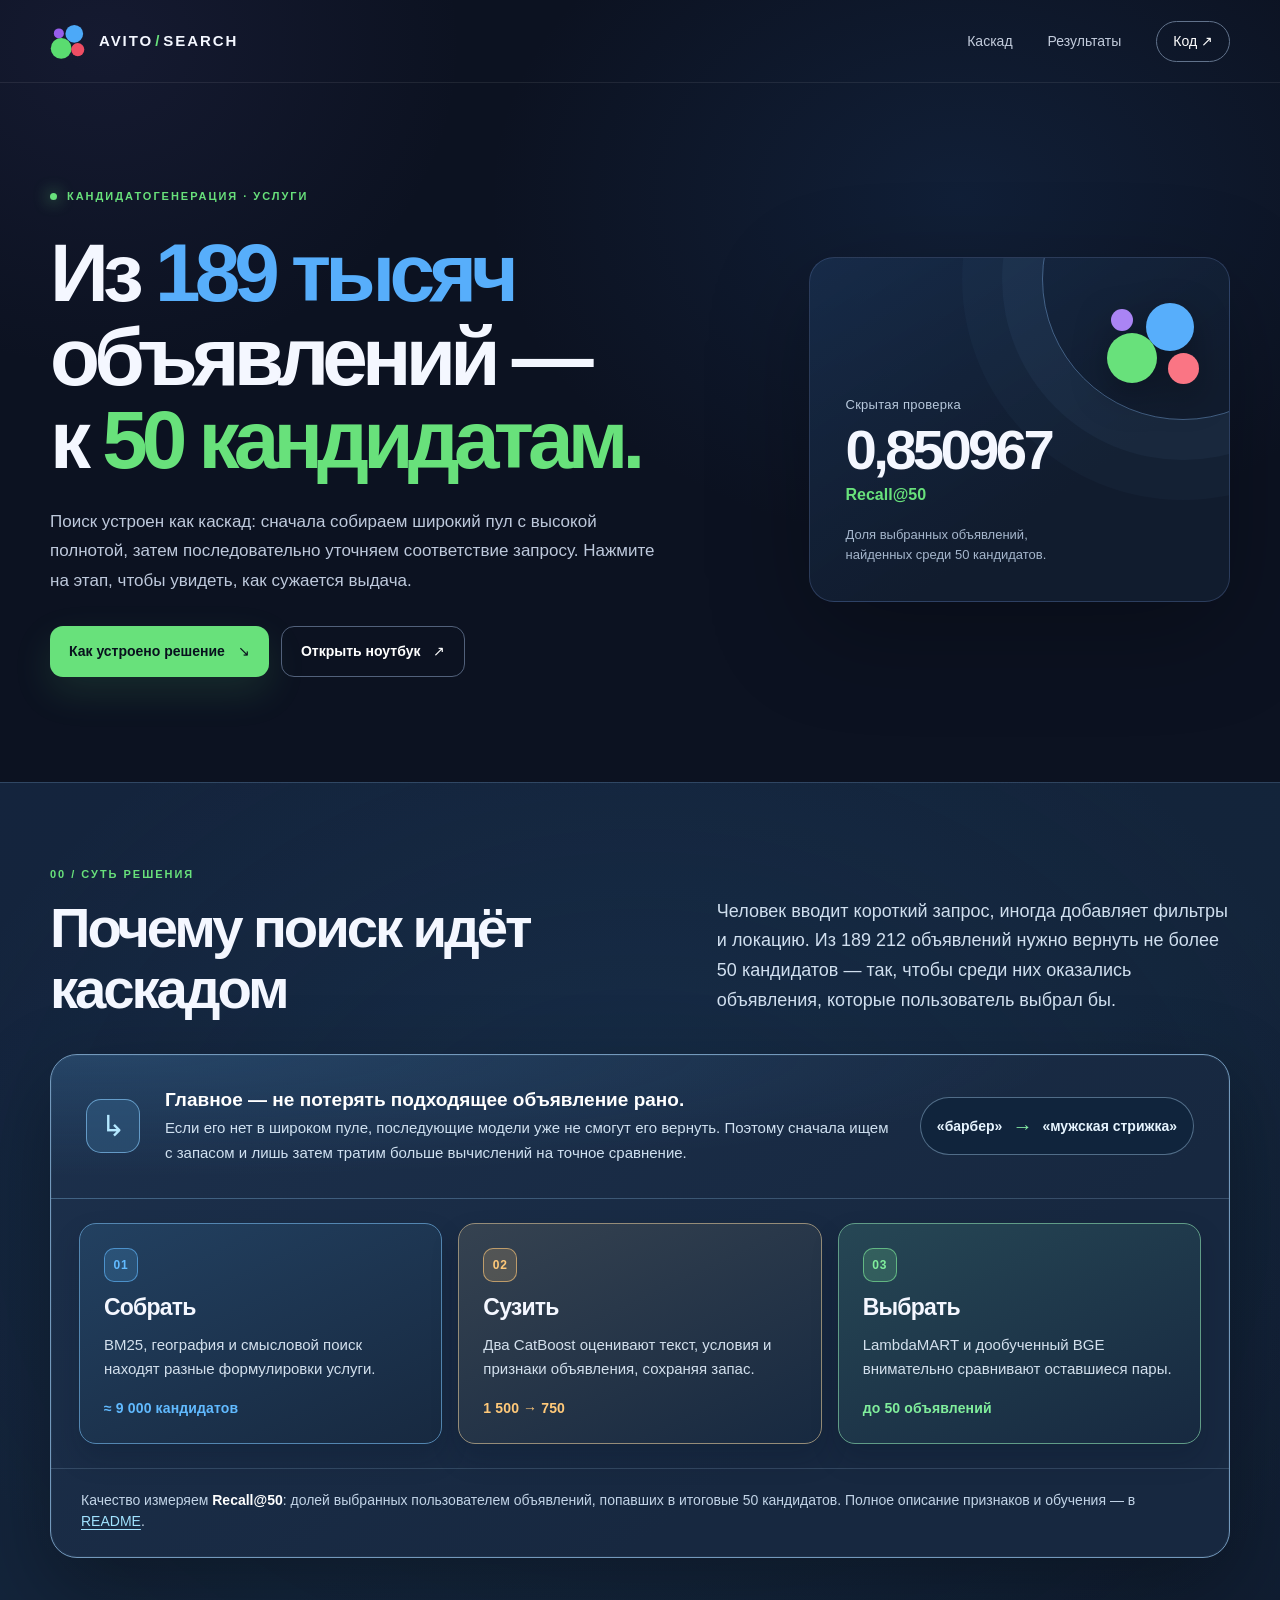
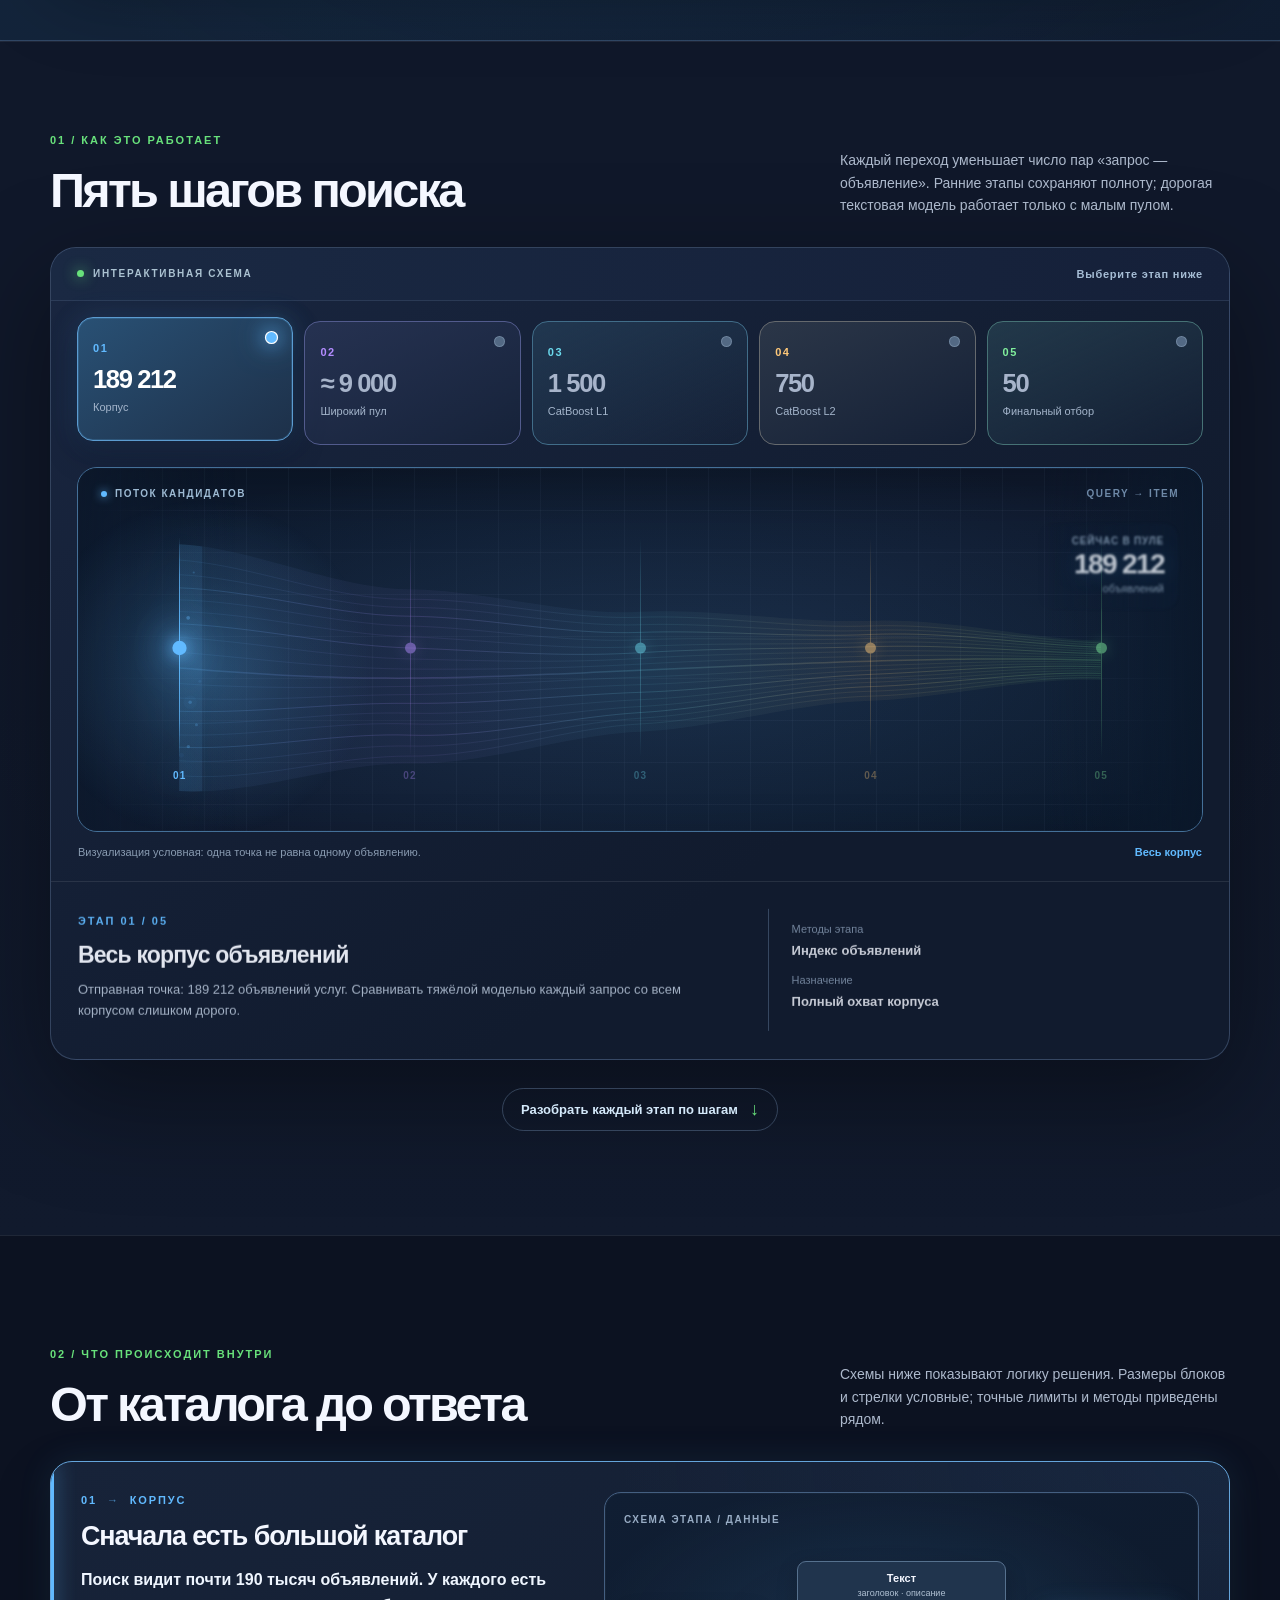
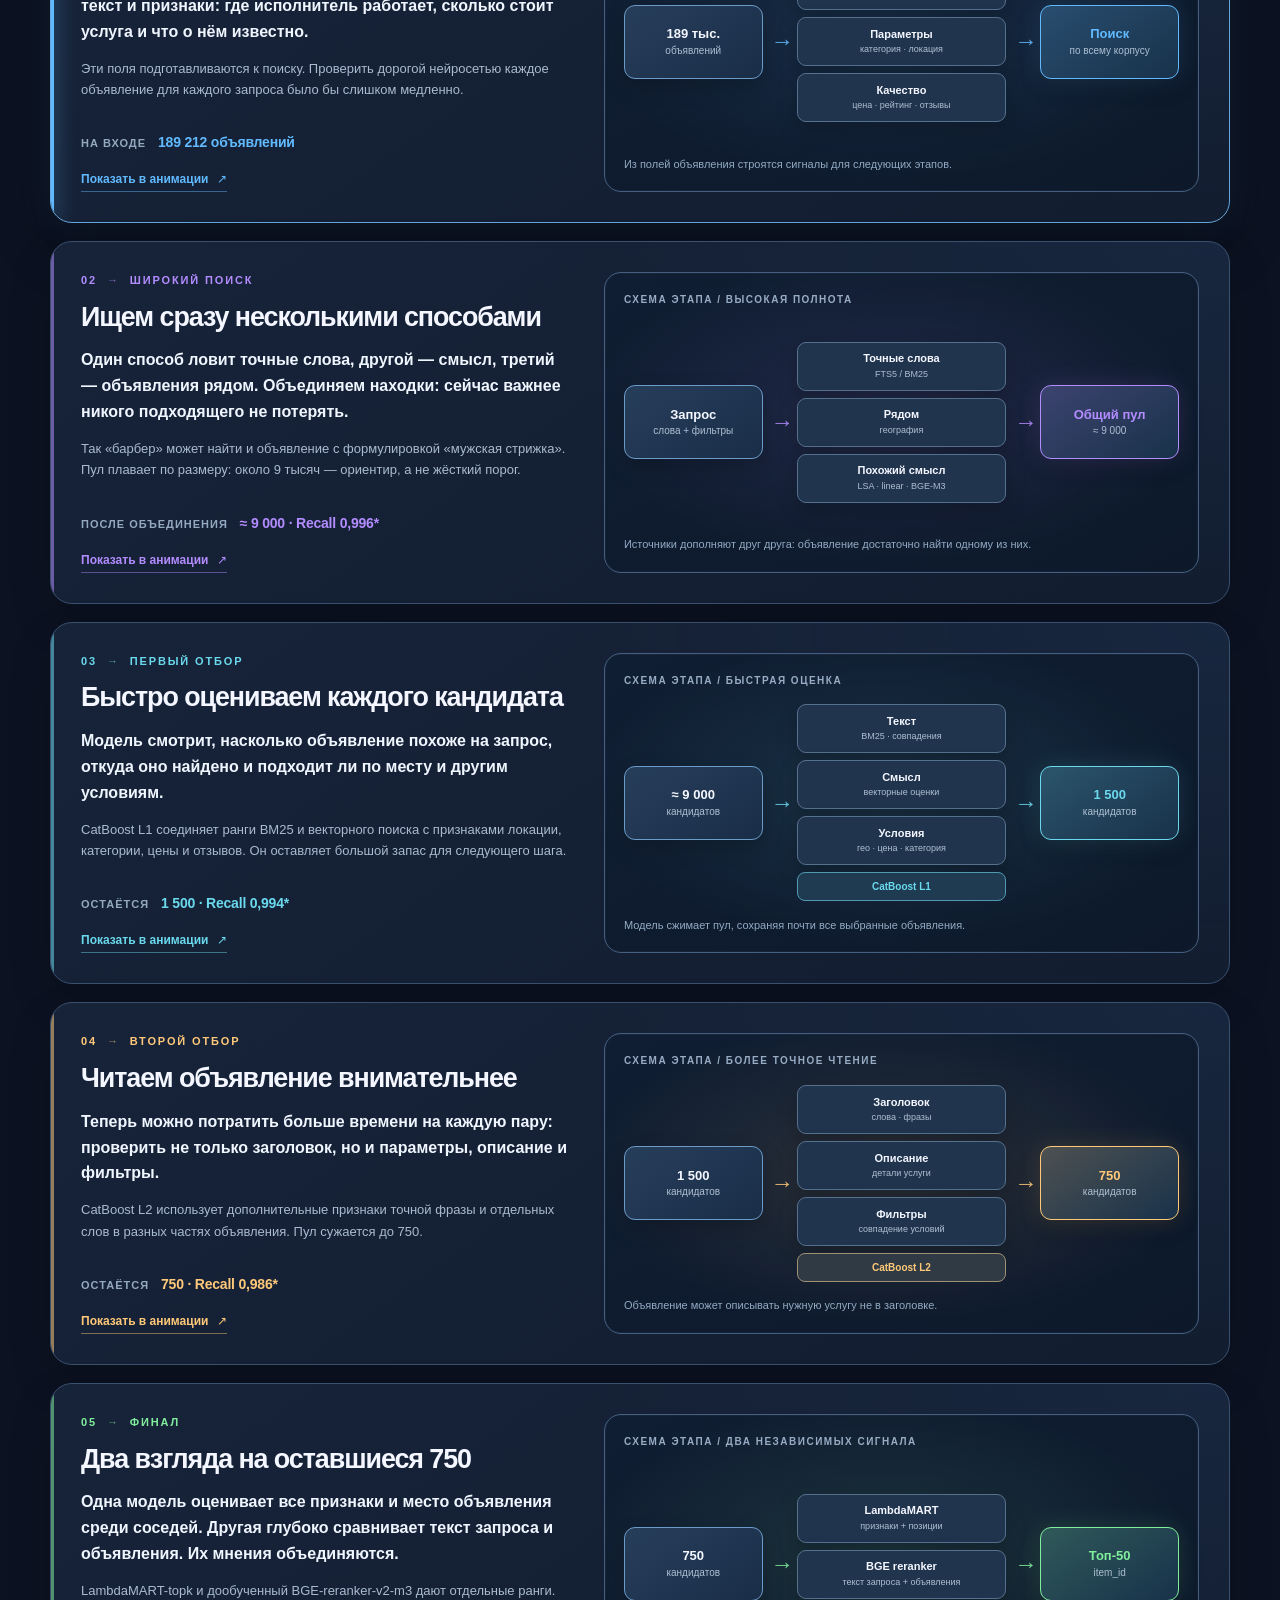
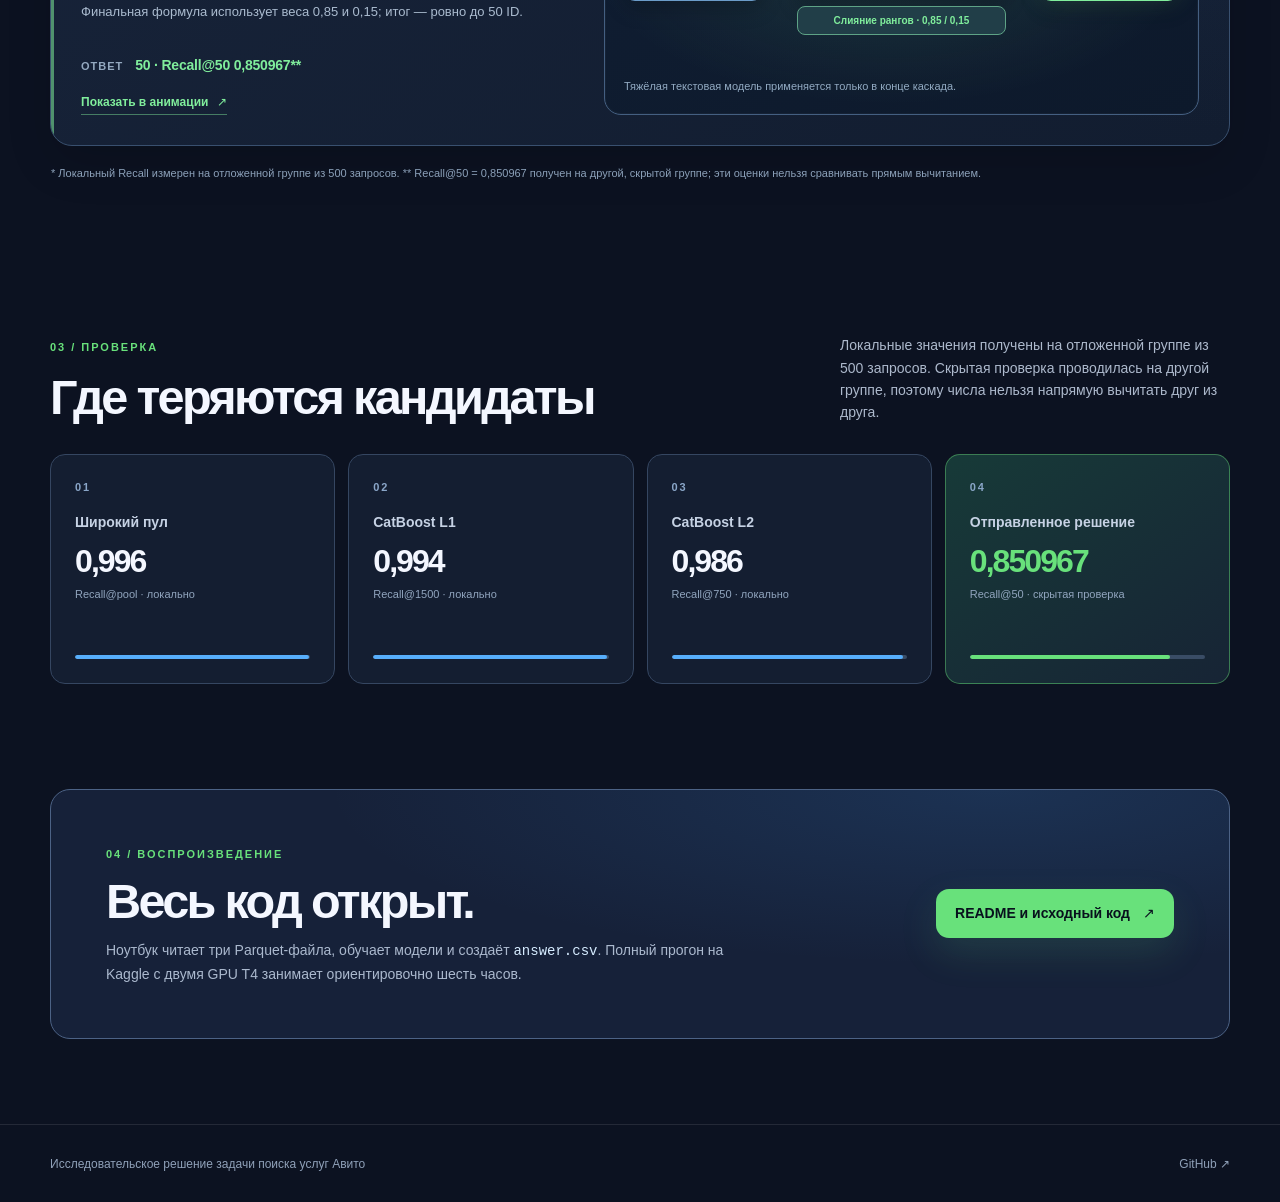
<file: index.html>
<!doctype html>
<html lang="ru">
<head>
  <meta charset="utf-8">
  <meta name="viewport" content="width=device-width, initial-scale=1">
  <meta http-equiv="refresh" content="0; url=docs/">
  <link rel="canonical" href="https://zaplatinartur.github.io/Avito_DS_Testovoe/docs/">
  <title>Поиск кандидатов для услуг Авито</title>
</head>
<body>
  <p>Открыть <a href="docs/">интерактивную схему каскада поиска</a>.</p>
</body>
</html>
</file>
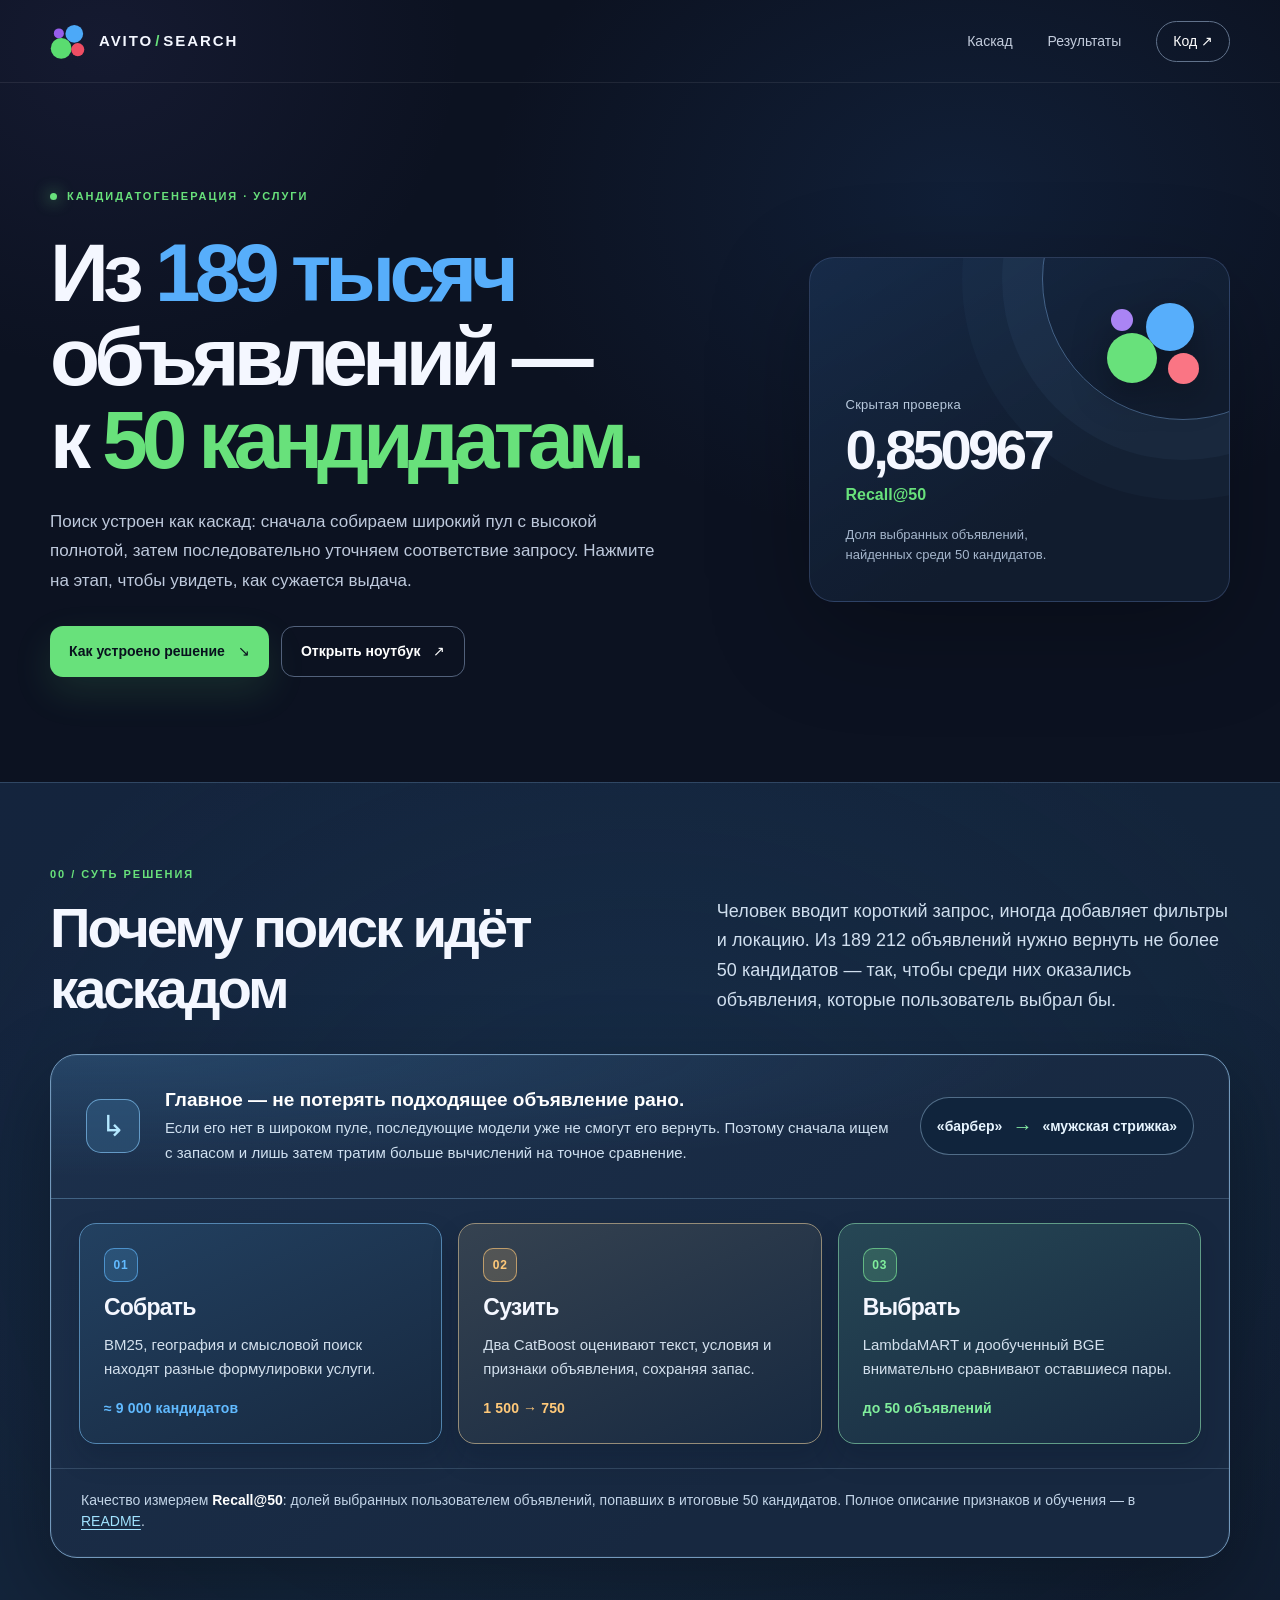
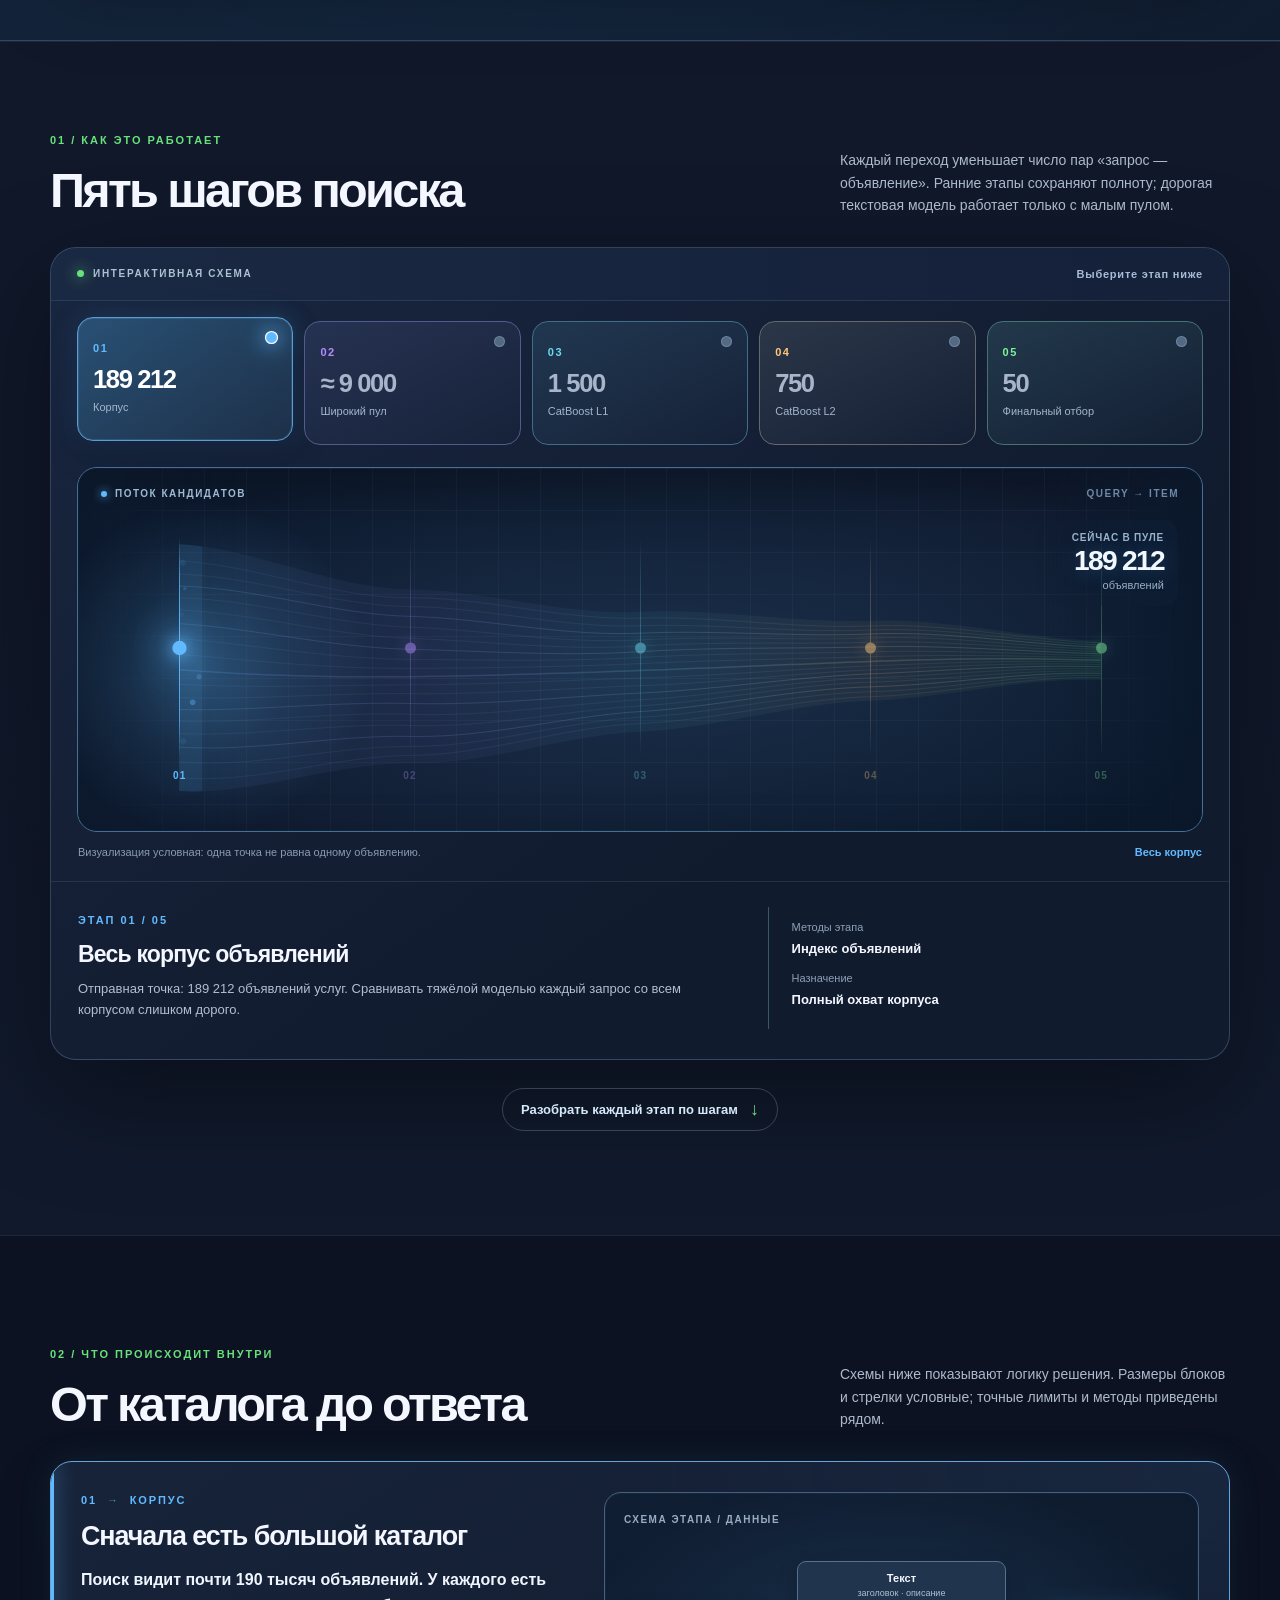
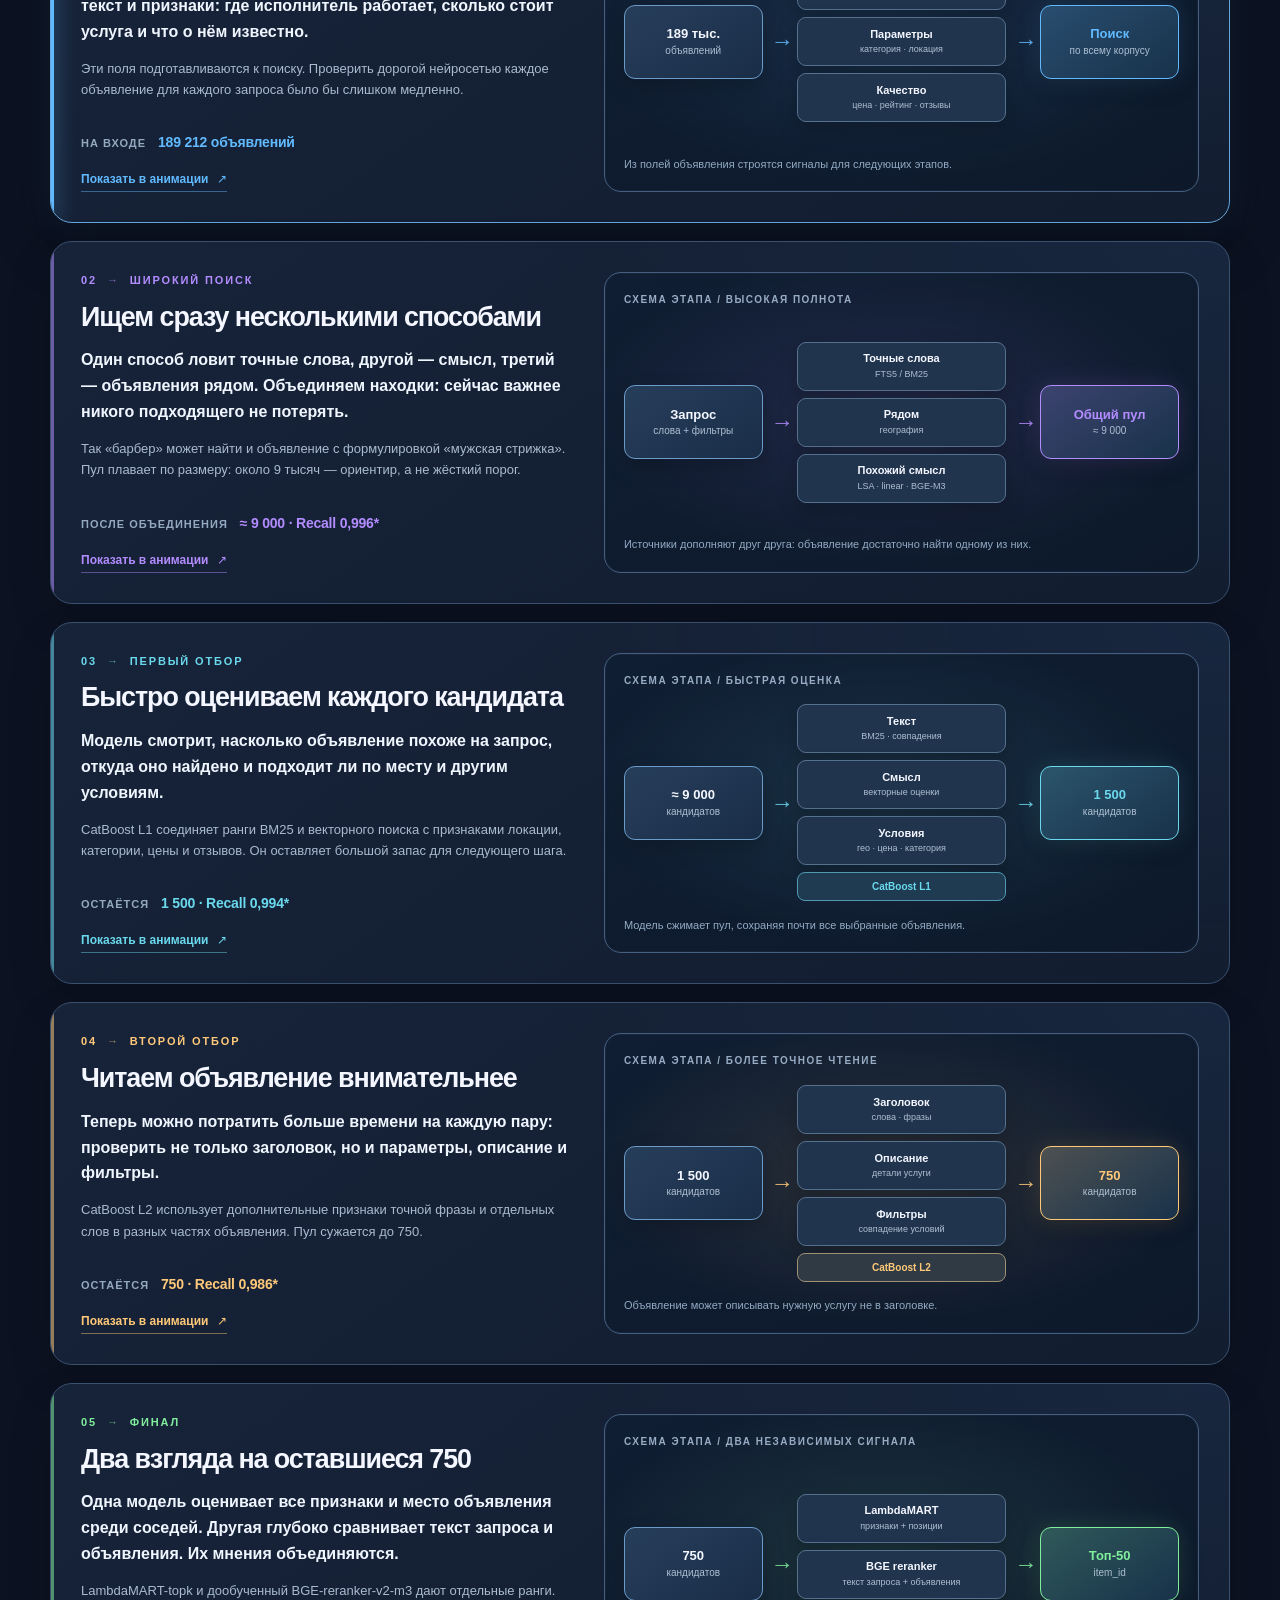
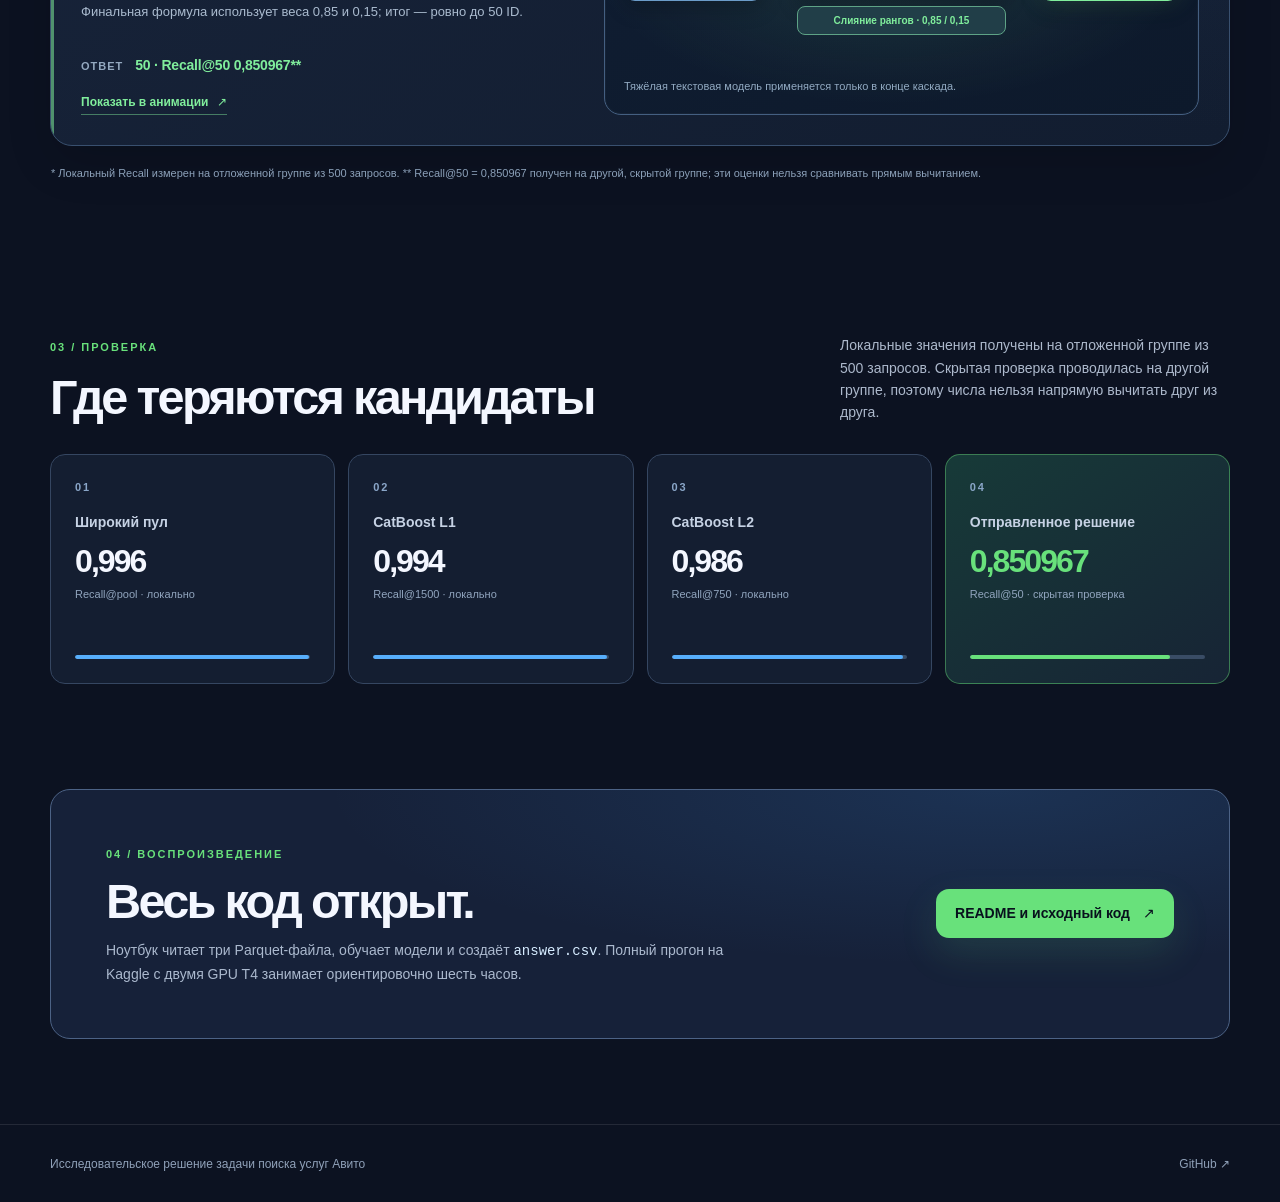
<file: docs/index.html>
<!doctype html>
<html lang="ru">
<head>
  <meta charset="utf-8">
  <meta name="viewport" content="width=device-width, initial-scale=1">
  <meta name="theme-color" content="#0c1221">
  <meta name="description" content="Интерактивная схема каскада поиска кандидатов для услуг Авито: от 189 тысяч объявлений до 50 результатов.">
  <title>Поиск кандидатов для услуг Авито — интерактивный каскад</title>
  <link rel="icon" href="avito-mark.svg" type="image/svg+xml">
  <link rel="stylesheet" href="style.css?v=approach-readable-2">
  <script defer src="app.js?v=stage-colors-2"></script>
</head>
<body>
  <a class="skip-link" href="#pipeline">К каскаду</a>
  <header class="site-header">
    <div class="shell header-inner">
      <a class="brand" href="#top" aria-label="На начало страницы">
        <img src="avito-mark.svg" width="37" height="37" alt="">
        <span>AVITO<span class="brand-dot">/</span>SEARCH</span>
      </a>
      <nav aria-label="Навигация">
        <a href="#pipeline">Каскад</a>
        <a href="#results">Результаты</a>
        <a class="nav-repo" href="https://github.com/ZaplatinArtur/Avito_DS_Testovoe">Код <span aria-hidden="true">↗</span></a>
      </nav>
    </div>
  </header>

  <main id="top">
    <section class="hero shell" aria-labelledby="hero-title">
      <div class="hero-copy">
        <span class="eyebrow"><span class="eyebrow-mark"></span> Кандидатогенерация · услуги</span>
        <h1 id="hero-title">Из <em>189 тысяч</em><br>объявлений —<br>к <em>50 кандидатам.</em></h1>
        <p class="hero-lead">Поиск устроен как каскад: сначала собираем широкий пул с высокой полнотой, затем последовательно уточняем соответствие запросу. Нажмите на этап, чтобы увидеть, как сужается выдача.</p>
        <div class="hero-actions">
          <a class="button button-primary" href="#approach">Как устроено решение <span aria-hidden="true">↘</span></a>
          <a class="button button-secondary" href="https://github.com/ZaplatinArtur/Avito_DS_Testovoe/blob/main/avito_reproduce_0850967_kaggle.ipynb">Открыть ноутбук <span aria-hidden="true">↗</span></a>
        </div>
      </div>
      <aside class="hero-metric" aria-label="Результат на скрытой проверке">
        <div class="metric-orbit" aria-hidden="true"><i></i><i></i><i></i><i></i></div>
        <span class="metric-label">Скрытая проверка</span>
        <strong>0,850967</strong>
        <span class="metric-name">Recall@50</span>
        <p>Доля выбранных объявлений, найденных среди 50 кандидатов.</p>
      </aside>
    </section>

    <section id="approach" class="approach-section" aria-labelledby="approach-title">
      <div class="shell">
      <div class="approach-heading">
        <div>
          <span class="section-kicker">00 / Суть решения</span>
          <h2 id="approach-title">Почему поиск идёт каскадом</h2>
        </div>
        <p>Человек вводит короткий запрос, иногда добавляет фильтры и локацию. Из 189 212 объявлений нужно вернуть не более 50 кандидатов — так, чтобы среди них оказались объявления, которые пользователь выбрал бы.</p>
      </div>
      <div class="approach-panel">
        <div class="approach-principle">
          <span class="approach-mark" aria-hidden="true">↳</span>
          <p><strong>Главное — не потерять подходящее объявление рано.</strong> Если его нет в широком пуле, последующие модели уже не смогут его вернуть. Поэтому сначала ищем с запасом и лишь затем тратим больше вычислений на точное сравнение.</p>
          <span class="approach-example"><span>«барбер»</span><i aria-hidden="true">→</i><span>«мужская стрижка»</span></span>
        </div>
        <div class="approach-path" aria-label="Три части каскада: собрать широкий пул, осторожно сузить его и выбрать 50 кандидатов">
          <div><span class="approach-path-number">01</span><strong>Собрать</strong><p>BM25, география и смысловой поиск находят разные формулировки услуги.</p><small>≈ 9 000 кандидатов</small></div>
          <div><span class="approach-path-number">02</span><strong>Сузить</strong><p>Два CatBoost оценивают текст, условия и признаки объявления, сохраняя запас.</p><small>1 500 → 750</small></div>
          <div><span class="approach-path-number">03</span><strong>Выбрать</strong><p>LambdaMART и дообученный BGE внимательно сравнивают оставшиеся пары.</p><small>до 50 объявлений</small></div>
        </div>
        <p class="approach-metric">Качество измеряем <strong>Recall@50</strong>: долей выбранных пользователем объявлений, попавших в итоговые 50 кандидатов. Полное описание признаков и обучения — в <a href="https://github.com/ZaplatinArtur/Avito_DS_Testovoe#идея-каскада">README</a>.</p>
      </div>
      </div>
    </section>

    <section id="pipeline" class="pipeline-section" aria-labelledby="pipeline-title">
      <div class="shell">
        <div class="section-heading">
          <div><span class="section-kicker">01 / Как это работает</span><h2 id="pipeline-title">Пять шагов поиска</h2></div>
          <p>Каждый переход уменьшает число пар «запрос — объявление». Ранние этапы сохраняют полноту; дорогая текстовая модель работает только с малым пулом.</p>
        </div>

        <div class="pipeline-card">
          <div class="pipeline-topline">
            <span class="live-indicator"><span></span> ИНТЕРАКТИВНАЯ СХЕМА</span>
            <span class="pipeline-hint">Выберите этап ниже</span>
          </div>

          <div class="steps" role="group" aria-label="Этапы каскада">
            <button class="step is-active" data-stage="0" type="button" aria-pressed="true"><span class="step-index">01</span><span class="step-count">189 212</span><span class="step-name">Корпус</span></button>
            <button class="step" data-stage="1" type="button" aria-pressed="false"><span class="step-index">02</span><span class="step-count">≈ 9 000</span><span class="step-name">Широкий пул</span></button>
            <button class="step" data-stage="2" type="button" aria-pressed="false"><span class="step-index">03</span><span class="step-count">1 500</span><span class="step-name">CatBoost L1</span></button>
            <button class="step" data-stage="3" type="button" aria-pressed="false"><span class="step-index">04</span><span class="step-count">750</span><span class="step-name">CatBoost L2</span></button>
            <button class="step" data-stage="4" type="button" aria-pressed="false"><span class="step-index">05</span><span class="step-count">50</span><span class="step-name">Финальный отбор</span></button>
          </div>

          <div class="flow-area" id="flowArea" aria-hidden="true">
            <div class="flow-grid"></div>
            <canvas id="flowCanvas"></canvas>
            <div class="flow-gates">
              <span class="flow-gate is-active" data-gate="0"><i>01</i></span>
              <span class="flow-gate" data-gate="1"><i>02</i></span>
              <span class="flow-gate" data-gate="2"><i>03</i></span>
              <span class="flow-gate" data-gate="3"><i>04</i></span>
              <span class="flow-gate" data-gate="4"><i>05</i></span>
            </div>
            <div class="flow-topline"><span><span class="flow-topline-dot"></span> ПОТОК КАНДИДАТОВ</span><span>QUERY → ITEM</span></div>
            <div class="flow-readout"><span>Сейчас в пуле</span><strong id="coreCount">189 212</strong><small id="coreLabel">объявлений</small></div>
          </div>
          <div class="flow-caption"><span>Визуализация условная: одна точка не равна одному объявлению.</span><span id="stageFraction">Весь корпус</span></div>

          <div class="stage-detail" aria-live="polite">
            <div class="detail-main"><span id="detailNumber" class="detail-number">ЭТАП 01 / 05</span><h3 id="detailTitle">Весь корпус объявлений</h3><p id="detailText">Отправная точка: 189 212 объявлений услуг. Сравнивать тяжёлой моделью каждый запрос со всем корпусом слишком дорого.</p></div>
            <div class="detail-meta"><span>Методы этапа</span><strong id="detailMethods">Индекс объявлений</strong><span id="detailRecallLabel">Назначение</span><strong id="detailRecall">Полный охват корпуса</strong></div>
          </div>
        </div>
        <a class="details-link" href="#stages">Разобрать каждый этап по шагам <span aria-hidden="true">↓</span></a>
      </div>
    </section>

    <section id="stages" class="explain-section shell" aria-labelledby="stages-title">
      <div class="section-heading">
        <div><span class="section-kicker">02 / Что происходит внутри</span><h2 id="stages-title">От каталога до ответа</h2></div>
        <p>Схемы ниже показывают логику решения. Размеры блоков и стрелки условные; точные лимиты и методы приведены рядом.</p>
      </div>
      <div class="explain-list">
        <article class="explain-card tone-blue is-current" data-explain-stage="0">
          <div class="explain-copy">
            <span class="explain-index">01 <span>→</span> КОРПУС</span>
            <h3>Сначала есть большой каталог</h3>
            <p class="explain-simple">Поиск видит почти 190 тысяч объявлений. У каждого есть текст и признаки: где исполнитель работает, сколько стоит услуга и что о нём известно.</p>
            <p class="explain-detail">Эти поля подготавливаются к поиску. Проверить дорогой нейросетью каждое объявление для каждого запроса было бы слишком медленно.</p>
            <div class="explain-outcome"><span>На входе</span><strong>189 212 объявлений</strong></div>
            <button class="diagram-jump" type="button" data-jump-stage="0">Показать в анимации <span aria-hidden="true">↗</span></button>
          </div>
          <div class="scheme" aria-label="Схема корпуса: объявления с текстом и признаками становятся доступными поиску">
            <span class="scheme-kicker">СХЕМА ЭТАПА / ДАННЫЕ</span>
            <div class="scheme-flow">
              <div class="scheme-node scheme-start"><b>189 тыс.</b><small>объявлений</small></div>
              <span class="scheme-arrow" aria-hidden="true">→</span>
              <div class="scheme-stack"><div class="scheme-node"><b>Текст</b><small>заголовок · описание</small></div><div class="scheme-node"><b>Параметры</b><small>категория · локация</small></div><div class="scheme-node"><b>Качество</b><small>цена · рейтинг · отзывы</small></div></div>
              <span class="scheme-arrow" aria-hidden="true">→</span>
              <div class="scheme-node scheme-end"><b>Поиск</b><small>по всему корпусу</small></div>
            </div>
            <span class="scheme-caption">Из полей объявления строятся сигналы для следующих этапов.</span>
          </div>
        </article>

        <article class="explain-card tone-purple" data-explain-stage="1">
          <div class="explain-copy">
            <span class="explain-index">02 <span>→</span> ШИРОКИЙ ПОИСК</span>
            <h3>Ищем сразу несколькими способами</h3>
            <p class="explain-simple">Один способ ловит точные слова, другой — смысл, третий — объявления рядом. Объединяем находки: сейчас важнее никого подходящего не потерять.</p>
            <p class="explain-detail">Так «барбер» может найти и объявление с формулировкой «мужская стрижка». Пул плавает по размеру: около 9 тысяч — ориентир, а не жёсткий порог.</p>
            <div class="explain-outcome"><span>После объединения</span><strong>≈ 9 000 · Recall 0,996*</strong></div>
            <button class="diagram-jump" type="button" data-jump-stage="1">Показать в анимации <span aria-hidden="true">↗</span></button>
          </div>
          <div class="scheme" aria-label="Схема широкого поиска: запрос направляется в лексический, географический и семантические источники, результаты объединяются">
            <span class="scheme-kicker">СХЕМА ЭТАПА / ВЫСОКАЯ ПОЛНОТА</span>
            <div class="scheme-flow">
              <div class="scheme-node scheme-start"><b>Запрос</b><small>слова + фильтры</small></div>
              <span class="scheme-arrow" aria-hidden="true">→</span>
              <div class="scheme-stack"><div class="scheme-node"><b>Точные слова</b><small>FTS5 / BM25</small></div><div class="scheme-node"><b>Рядом</b><small>география</small></div><div class="scheme-node"><b>Похожий смысл</b><small>LSA · linear · BGE-M3</small></div></div>
              <span class="scheme-arrow" aria-hidden="true">→</span>
              <div class="scheme-node scheme-end"><b>Общий пул</b><small>≈ 9 000</small></div>
            </div>
            <span class="scheme-caption">Источники дополняют друг друга: объявление достаточно найти одному из них.</span>
          </div>
        </article>

        <article class="explain-card tone-cyan" data-explain-stage="2">
          <div class="explain-copy">
            <span class="explain-index">03 <span>→</span> ПЕРВЫЙ ОТБОР</span>
            <h3>Быстро оцениваем каждого кандидата</h3>
            <p class="explain-simple">Модель смотрит, насколько объявление похоже на запрос, откуда оно найдено и подходит ли по месту и другим условиям.</p>
            <p class="explain-detail">CatBoost L1 соединяет ранги BM25 и векторного поиска с признаками локации, категории, цены и отзывов. Он оставляет большой запас для следующего шага.</p>
            <div class="explain-outcome"><span>Остаётся</span><strong>1 500 · Recall 0,994*</strong></div>
            <button class="diagram-jump" type="button" data-jump-stage="2">Показать в анимации <span aria-hidden="true">↗</span></button>
          </div>
          <div class="scheme" aria-label="Схема L1: широкий пул и быстрые признаки поступают в CatBoost, который оставляет 1500 кандидатов">
            <span class="scheme-kicker">СХЕМА ЭТАПА / БЫСТРАЯ ОЦЕНКА</span>
            <div class="scheme-flow">
              <div class="scheme-node scheme-start"><b>≈ 9 000</b><small>кандидатов</small></div>
              <span class="scheme-arrow" aria-hidden="true">→</span>
              <div class="scheme-stack"><div class="scheme-node"><b>Текст</b><small>BM25 · совпадения</small></div><div class="scheme-node"><b>Смысл</b><small>векторные оценки</small></div><div class="scheme-node"><b>Условия</b><small>гео · цена · категория</small></div><div class="scheme-model">CatBoost L1</div></div>
              <span class="scheme-arrow" aria-hidden="true">→</span>
              <div class="scheme-node scheme-end"><b>1 500</b><small>кандидатов</small></div>
            </div>
            <span class="scheme-caption">Модель сжимает пул, сохраняя почти все выбранные объявления.</span>
          </div>
        </article>

        <article class="explain-card tone-teal" data-explain-stage="3">
          <div class="explain-copy">
            <span class="explain-index">04 <span>→</span> ВТОРОЙ ОТБОР</span>
            <h3>Читаем объявление внимательнее</h3>
            <p class="explain-simple">Теперь можно потратить больше времени на каждую пару: проверить не только заголовок, но и параметры, описание и фильтры.</p>
            <p class="explain-detail">CatBoost L2 использует дополнительные признаки точной фразы и отдельных слов в разных частях объявления. Пул сужается до 750.</p>
            <div class="explain-outcome"><span>Остаётся</span><strong>750 · Recall 0,986*</strong></div>
            <button class="diagram-jump" type="button" data-jump-stage="3">Показать в анимации <span aria-hidden="true">↗</span></button>
          </div>
          <div class="scheme" aria-label="Схема L2: проверка заголовка, описания, параметров и фильтров помогает CatBoost отобрать 750 объявлений">
            <span class="scheme-kicker">СХЕМА ЭТАПА / БОЛЕЕ ТОЧНОЕ ЧТЕНИЕ</span>
            <div class="scheme-flow">
              <div class="scheme-node scheme-start"><b>1 500</b><small>кандидатов</small></div>
              <span class="scheme-arrow" aria-hidden="true">→</span>
              <div class="scheme-stack"><div class="scheme-node"><b>Заголовок</b><small>слова · фразы</small></div><div class="scheme-node"><b>Описание</b><small>детали услуги</small></div><div class="scheme-node"><b>Фильтры</b><small>совпадение условий</small></div><div class="scheme-model">CatBoost L2</div></div>
              <span class="scheme-arrow" aria-hidden="true">→</span>
              <div class="scheme-node scheme-end"><b>750</b><small>кандидатов</small></div>
            </div>
            <span class="scheme-caption">Объявление может описывать нужную услугу не в заголовке.</span>
          </div>
        </article>

        <article class="explain-card tone-green" data-explain-stage="4">
          <div class="explain-copy">
            <span class="explain-index">05 <span>→</span> ФИНАЛ</span>
            <h3>Два взгляда на оставшиеся 750</h3>
            <p class="explain-simple">Одна модель оценивает все признаки и место объявления среди соседей. Другая глубоко сравнивает текст запроса и объявления. Их мнения объединяются.</p>
            <p class="explain-detail">LambdaMART-topk и дообученный BGE-reranker-v2-m3 дают отдельные ранги. Финальная формула использует веса 0,85 и 0,15; итог — ровно до 50 ID.</p>
            <div class="explain-outcome"><span>Ответ</span><strong>50 · Recall@50 0,850967**</strong></div>
            <button class="diagram-jump" type="button" data-jump-stage="4">Показать в анимации <span aria-hidden="true">↗</span></button>
          </div>
          <div class="scheme" aria-label="Схема финала: LambdaMART и дообученный BGE оценивают одни и те же 750 объявлений, их ранги объединяются в топ-50">
            <span class="scheme-kicker">СХЕМА ЭТАПА / ДВА НЕЗАВИСИМЫХ СИГНАЛА</span>
            <div class="scheme-flow">
              <div class="scheme-node scheme-start"><b>750</b><small>кандидатов</small></div>
              <span class="scheme-arrow" aria-hidden="true">→</span>
              <div class="scheme-stack"><div class="scheme-node"><b>LambdaMART</b><small>признаки + позиции</small></div><div class="scheme-node"><b>BGE reranker</b><small>текст запроса + объявления</small></div><div class="scheme-model">Слияние рангов · 0,85 / 0,15</div></div>
              <span class="scheme-arrow" aria-hidden="true">→</span>
              <div class="scheme-node scheme-end"><b>Топ‑50</b><small>item_id</small></div>
            </div>
            <span class="scheme-caption">Тяжёлая текстовая модель применяется только в конце каскада.</span>
          </div>
        </article>
      </div>
      <p class="explain-note">* Локальный Recall измерен на отложенной группе из 500 запросов. ** Recall@50 = 0,850967 получен на другой, скрытой группе; эти оценки нельзя сравнивать прямым вычитанием.</p>
    </section>

    <section id="results" class="results-section shell" aria-labelledby="results-title">
      <div class="section-heading"><div><span class="section-kicker">03 / Проверка</span><h2 id="results-title">Где теряются кандидаты</h2></div><p>Локальные значения получены на отложенной группе из 500 запросов. Скрытая проверка проводилась на другой группе, поэтому числа нельзя напрямую вычитать друг из друга.</p></div>
      <div class="result-grid">
        <article class="result-card"><span class="result-num">01</span><h3>Широкий пул</h3><strong>0,996</strong><span>Recall@pool · локально</span><div class="result-line" style="--fill:99.6%"></div></article>
        <article class="result-card"><span class="result-num">02</span><h3>CatBoost L1</h3><strong>0,994</strong><span>Recall@1500 · локально</span><div class="result-line" style="--fill:99.4%"></div></article>
        <article class="result-card"><span class="result-num">03</span><h3>CatBoost L2</h3><strong>0,986</strong><span>Recall@750 · локально</span><div class="result-line" style="--fill:98.6%"></div></article>
        <article class="result-card result-card-accent"><span class="result-num">04</span><h3>Отправленное решение</h3><strong>0,850967</strong><span>Recall@50 · скрытая проверка</span><div class="result-line" style="--fill:85.0967%"></div></article>
      </div>
    </section>

    <section class="closing-section shell"><div><span class="section-kicker">04 / Воспроизведение</span><h2>Весь код открыт.</h2><p>Ноутбук читает три Parquet-файла, обучает модели и создаёт <code>answer.csv</code>. Полный прогон на Kaggle с двумя GPU T4 занимает ориентировочно шесть часов.</p></div><a class="button button-primary" href="https://github.com/ZaplatinArtur/Avito_DS_Testovoe">README и исходный код <span aria-hidden="true">↗</span></a></section>
  </main>
  <footer class="site-footer"><div class="shell"><span>Исследовательское решение задачи поиска услуг Авито</span><a href="https://github.com/ZaplatinArtur/Avito_DS_Testovoe">GitHub ↗</a></div></footer>
</body>
</html>
</file>
<file: docs/style.css>
:root{color-scheme:dark;--bg:#0c1221;--panel:#131c30;--panel-soft:#17223a;--ink:#f4f7ff;--muted:#a7b4ca;--line:#2d3b54;--blue:#57aefb;--green:#68e17b;--purple:#aa84f4;--red:#fa7584;font-family:Inter,ui-sans-serif,-apple-system,BlinkMacSystemFont,"Segoe UI",sans-serif;font-synthesis:none}
*{box-sizing:border-box}
html{scroll-behavior:smooth}
body{margin:0;background:var(--bg);color:var(--ink);line-height:1.5;overflow-x:hidden}
body:before{content:"";position:absolute;inset:0 0 auto;height:760px;pointer-events:none;background:radial-gradient(ellipse 620px 460px at 75% 26%,#23518b36,transparent 76%),radial-gradient(ellipse 500px 450px at 8% 6%,#5653a21f,transparent 72%)}
button,a{ -webkit-tap-highlight-color:transparent }
a{color:inherit;text-decoration:none}
button{font:inherit}
a:focus-visible,button:focus-visible{outline:3px solid var(--green);outline-offset:4px}
.skip-link{position:absolute;top:-60px;left:12px;padding:10px 16px;background:white;color:#0c1221;z-index:99}
.skip-link:focus{top:12px}
.shell{width:min(1180px,calc(100% - 48px));margin-inline:auto}
.site-header{position:relative;border-bottom:1px solid #ffffff14;z-index:2}
.header-inner{min-height:82px;display:flex;align-items:center;justify-content:space-between;gap:24px}
.brand{display:inline-flex;align-items:center;gap:12px;font-size:15px;font-weight:850;letter-spacing:.13em}
.brand img{display:block}
.brand-dot{color:var(--green);padding-inline:2px}
nav{display:flex;align-items:center;gap:35px;color:#c3ccdc;font-size:14px}
nav a:hover,.site-footer a:hover{color:white}
.nav-repo{border:1px solid #61728b;padding:9px 16px;border-radius:100px;color:white}
.nav-repo:hover{border-color:var(--green)}
.hero{position:relative;display:grid;grid-template-columns:minmax(0,1.25fr) minmax(280px,.75fr);align-items:center;gap:56px;min-height:615px;padding-block:100px 105px}
.hero-copy{position:relative;z-index:1}
.eyebrow,.section-kicker,.detail-number{font-size:11px;font-weight:800;letter-spacing:.18em;text-transform:uppercase;color:var(--green)}
.eyebrow{display:inline-flex;align-items:center;gap:10px}
.eyebrow-mark{width:7px;height:7px;background:var(--green);border-radius:50%;box-shadow:0 0 16px var(--green)}
h1,h2,h3,p{margin-top:0}
h1{margin:24px 0 25px;font-size:clamp(3.45rem,6.4vw,6.65rem);font-weight:850;line-height:1.02;letter-spacing:-.071em}
h1 em{font-style:normal;color:var(--green)}
h1 em:first-child{color:var(--blue)}
.hero-lead{max-width:620px;color:#bec9dc;font-size:17px;line-height:1.75}
.hero-actions{display:flex;flex-wrap:wrap;gap:12px;margin-top:30px}
.button{display:inline-flex;align-items:center;justify-content:center;gap:13px;border-radius:13px;padding:14px 19px;font-size:14px;font-weight:750;transition:transform .2s,border-color .2s,background .2s}
.button:hover{transform:translateY(-3px)}
.button-primary{background:var(--green);color:#08111d;box-shadow:0 15px 38px #68e17b21}
.button-primary:hover{background:#87ec94}
.button-secondary{border:1px solid #52617b;color:white}
.button-secondary:hover{border-color:var(--blue)}
.hero-metric{position:relative;isolation:isolate;min-height:345px;display:flex;flex-direction:column;justify-content:flex-end;padding:36px;border:1px solid #536b9a65;background:linear-gradient(145deg,#193050c5,#111c2e 65%);border-radius:25px;box-shadow:0 30px 100px #0004;overflow:hidden}
.hero-metric:after{content:"";position:absolute;width:280px;height:280px;right:-95px;top:-120px;border:1px solid #85b9f36b;border-radius:50%;box-shadow:0 0 0 40px #75a6dc0d,0 0 0 80px #75a6dc09;z-index:-1}
.metric-orbit{position:absolute;right:30px;top:44px;width:92px;height:82px;filter:drop-shadow(0 12px 18px #0005)}
.metric-orbit i{position:absolute;border-radius:50%;display:block}
.metric-orbit i:nth-child(1){width:22px;height:22px;background:var(--purple);left:4px;top:7px}
.metric-orbit i:nth-child(2){width:48px;height:48px;background:var(--blue);right:5px;top:1px}
.metric-orbit i:nth-child(3){width:50px;height:50px;background:var(--green);left:0;bottom:1px}
.metric-orbit i:nth-child(4){width:31px;height:31px;background:var(--red);right:0;bottom:0}
.metric-label{color:#b7c8dc;font-size:13px;letter-spacing:.02em}
.hero-metric strong{font-size:clamp(2.7rem,4.4vw,4.25rem);letter-spacing:-.065em;line-height:1.15;margin-top:4px}
.metric-name{color:var(--green);font-size:16px;font-weight:800}
.hero-metric p{color:#a5b6cc;max-width:250px;font-size:13px;line-height:1.55;margin:18px 0 0}
.pipeline-section{padding:85px 0 104px;background:linear-gradient(#10182a,#111a2d);border-block:1px solid #ffffff10}
.section-heading{display:flex;align-items:end;justify-content:space-between;gap:45px;margin-bottom:30px}
h2{font-size:clamp(2.25rem,3.8vw,3.75rem);line-height:1.08;letter-spacing:-.055em;margin:13px 0 0}
.section-heading p{max-width:390px;margin:0;color:#adb9cc;line-height:1.6;font-size:14px}
.pipeline-card{border:1px solid #40516d;border-radius:26px;background:linear-gradient(145deg,#162139,#121b2d 63%);overflow:hidden;box-shadow:0 28px 85px #0003}
.pipeline-topline{display:flex;align-items:center;justify-content:space-between;gap:20px;padding:18px 26px;border-bottom:1px solid #ffffff17}
.live-indicator{display:flex;align-items:center;gap:9px;color:#abc2d1;letter-spacing:.17em;font-size:10px;font-weight:850}
.live-indicator span{width:7px;height:7px;border-radius:50%;background:var(--green);box-shadow:0 0 14px var(--green)}
.pipeline-hint{color:#8ea9c5;font-size:11px;font-weight:700;letter-spacing:.07em}
.steps{display:grid;grid-template-columns:repeat(5,minmax(0,1fr));gap:7px;padding:25px 26px 18px}
.step{position:relative;text-align:left;padding:12px 11px 16px;border:1px solid transparent;border-radius:12px;background:transparent;color:var(--muted);cursor:pointer;transition:background .25s,border-color .25s,color .25s}
.step:before{content:"";position:absolute;left:12px;right:12px;top:0;height:2px;background:#42536d;border-radius:2px}
.step.is-active{background:#223651;border-color:#6da8df79;color:white}
.step.is-active:before{background:var(--green);box-shadow:0 0 10px var(--green)}
.step.is-complete:before{background:var(--blue)}
.step:hover{background:#263c57}
.step-index,.step-count,.step-name{display:block}
.step-index{font-size:11px;font-weight:800;letter-spacing:.14em;color:#879cb4}
.step-count{font-size:clamp(1.2rem,2vw,2.1rem);font-weight:850;letter-spacing:-.055em;white-space:nowrap;margin-top:8px;line-height:1.1}
.step-name{font-size:11px;margin-top:6px;color:#a4b5cb}
.flow-area{height:300px;position:relative;overflow:hidden;margin:0 26px;border:1px solid #4a638270;border-radius:15px;background:radial-gradient(ellipse 360px 195px at 50% 50%,#2b568159,transparent 90%),#101a2c}
.flow-grid{position:absolute;inset:0;background-image:linear-gradient(#a8c9ed0e 1px,transparent 1px),linear-gradient(90deg,#a8c9ed0e 1px,transparent 1px);background-size:33px 33px;mask-image:linear-gradient(90deg,transparent,#000 16%,#000 84%,transparent)}
.flow-glow{position:absolute;width:280px;height:280px;border-radius:50%;left:50%;top:50%;transform:translate(-50%,-50%);background:#5caeff1c;filter:blur(65px);transition:width .9s,height .9s,background .9s}
.flow-area[data-stage="4"] .flow-glow{width:170px;height:170px;background:#67e07c4f}
.particles{position:absolute;inset:0}
.particle{position:absolute;width:7px;height:7px;border-radius:50%;background:var(--blue);box-shadow:0 0 11px currentColor;transition:left .9s cubic-bezier(.2,.8,.2,1),top .9s cubic-bezier(.2,.8,.2,1),opacity .6s,transform .9s;transition-delay:var(--delay);color:var(--blue)}
.particle[data-color="1"]{background:var(--green);color:var(--green)}
.particle[data-color="2"]{background:var(--purple);color:var(--purple)}
.particle[data-color="3"]{background:var(--red);color:var(--red)}
.flow-core{position:absolute;left:50%;top:50%;transform:translate(-50%,-50%);min-width:156px;min-height:100px;display:flex;align-items:center;justify-content:center;flex-direction:column;border-radius:19px;border:1px solid #76b7e3aa;background:#172b45ed;box-shadow:0 0 45px #298cde3c,0 10px 30px #0007;z-index:2;text-align:center;padding:14px 22px}
.flow-core span{font-size:26px;font-weight:850;letter-spacing:-.06em;white-space:nowrap;line-height:1.1}
.flow-core small{color:#b4c3d6;font-size:11px;margin-top:6px}
.flow-caption{display:flex;justify-content:space-between;gap:15px;padding:10px 27px 18px;font-size:11px;color:#899bb1}
.flow-caption span:last-child{color:var(--green);font-weight:700;white-space:nowrap}
.stage-detail{display:grid;grid-template-columns:1.5fr 1fr;gap:38px;padding:25px 27px 30px;border-top:1px solid #ffffff17;min-height:178px}
.detail-number{color:var(--blue)}
.detail-main h3{font-size:23px;letter-spacing:-.035em;margin:6px 0 7px}
.detail-main p{color:#b1bfd2;font-size:13px;line-height:1.62;margin:0;max-width:610px}
.detail-meta{display:grid;grid-template-columns:1fr;align-content:center;gap:4px;border-left:1px solid #40536d;padding-left:23px}
.detail-meta span{color:#8c9fb8;font-size:11px}
.detail-meta strong{font-size:13px;font-weight:750;margin-bottom:7px}
.results-section{padding-block:105px}
.result-grid{display:grid;grid-template-columns:repeat(4,minmax(0,1fr));gap:13px}
.result-card{border:1px solid #354661;background:#141e31;padding:24px;min-height:230px;border-radius:15px;display:flex;align-items:flex-start;flex-direction:column;transition:transform .2s,border-color .2s}
.result-card:hover{transform:translateY(-4px);border-color:#6a9dd4}
.result-num{font-size:11px;color:#8aa6c8;letter-spacing:.16em;font-weight:800}
.result-card h3{font-size:14px;margin:17px 0 12px;font-weight:650;color:#c6d2e4}
.result-card strong{font-size:clamp(1.9rem,2.5vw,2.7rem);letter-spacing:-.06em;line-height:1}
.result-card>span:nth-last-child(2){font-size:11px;color:#91a5be;margin-top:9px}
.result-line{height:4px;border-radius:3px;background:#394c65;width:100%;overflow:hidden;margin-top:auto}
.result-line:after{content:"";display:block;height:100%;width:var(--fill);background:var(--blue);border-radius:3px}
.result-card-accent{border-color:#6ae17a70;background:linear-gradient(145deg,#173a38,#172435)}
.result-card-accent strong{color:var(--green)}
.result-card-accent .result-line:after{background:var(--green)}
.closing-section{display:flex;align-items:center;justify-content:space-between;gap:45px;padding:51px 55px;margin-bottom:85px;border:1px solid #4c6285;border-radius:20px;background:radial-gradient(ellipse at 80% 0,#3886d52b,transparent 50%),#162139}
.closing-section h2{margin:10px 0 12px}
.closing-section p{margin:0;max-width:660px;color:#abb9ce;font-size:14px;line-height:1.65}
code{font-family:ui-monospace,"SFMono-Regular",Consolas,monospace;color:#d6ecff}
.closing-section .button{white-space:nowrap}
.site-footer{border-top:1px solid #ffffff19;padding:30px 0;color:#8fa0b8;font-size:12px}
.site-footer .shell{display:flex;justify-content:space-between;gap:20px}
@media(max-width:900px){.hero{grid-template-columns:1fr;gap:38px;padding-block:70px}.hero-metric{max-width:460px;min-height:260px}.section-heading{align-items:start;flex-direction:column;gap:15px}.section-heading p{max-width:650px}.result-grid{grid-template-columns:repeat(2,minmax(0,1fr))}.closing-section{padding:38px;align-items:start;flex-direction:column}.step-count{font-size:1.45rem}.step-name{font-size:10px}}
@media(max-width:620px){.shell{width:min(100% - 32px,1180px)}.header-inner{min-height:70px}.brand{font-size:12px}.brand img{width:31px;height:31px}nav{gap:16px;font-size:12px}nav a:nth-child(2){display:none}.nav-repo{padding:7px 10px}.hero{padding-block:55px 75px}.hero-lead{font-size:15px}.hero-metric{min-height:245px}.pipeline-section,.results-section{padding-block:70px}.pipeline-topline{padding-inline:16px}.steps{display:flex;overflow-x:auto;scroll-snap-type:x mandatory;padding:15px;gap:5px}.step{flex:0 0 122px;scroll-snap-align:start}.step-count{font-size:1.4rem}.flow-area{margin-inline:15px;height:260px}.flow-caption{padding-inline:16px}.stage-detail{display:block;padding:23px 18px}.detail-meta{margin-top:22px;padding:16px 0 0;border-left:0;border-top:1px solid #40536d}.result-grid{gap:10px}.result-card{padding:17px;min-height:190px}.result-card strong{font-size:1.85rem}.closing-section{padding:28px;margin-bottom:58px}.closing-section .button{white-space:normal}.site-footer .shell{flex-direction:column}.flow-caption span:first-child{max-width:230px}}
@media(prefers-reduced-motion:reduce){html{scroll-behavior:auto}*,*:before,*:after{animation-duration:.01ms!important;transition-duration:.01ms!important;transition-delay:0ms!important}}

/* Вторая версия схемы: непрерывный поток проходит через пять сужающихся ворот. */
.pipeline-section{background:radial-gradient(ellipse 68% 38% at 50% 56%,#17457026,transparent 76%),linear-gradient(#10182a,#10182a 55%,#111a2d)}
.pipeline-card{--active-color:#61baff;border-color:#6881a865;background:linear-gradient(145deg,#192640,#111b2e 68%);box-shadow:0 36px 110px #0006,0 1px 0 #9ecbff18 inset}
.pipeline-topline{background:linear-gradient(90deg,#1a2943,#152039);border-bottom-color:#8098bb2b}
.pipeline-hint{color:#a6bdd5}
.steps{gap:11px;padding:20px 26px 22px}
.step:nth-child(1),.flow-gate:nth-child(1){--stage-color:#61baff}
.step:nth-child(2),.flow-gate:nth-child(2){--stage-color:#b38cff}
.step:nth-child(3),.flow-gate:nth-child(3){--stage-color:#6bd9ed}
.step:nth-child(4),.flow-gate:nth-child(4){--stage-color:#ffc979}
.step:nth-child(5),.flow-gate:nth-child(5){--stage-color:#80ee9c}
.step{min-height:124px;padding:14px 15px 16px;border:1px solid color-mix(in srgb,var(--stage-color) 24%,#344b69);border-radius:16px;background:linear-gradient(155deg,color-mix(in srgb,var(--stage-color) 7%,#1b2b44),#1a2a4221);transition:background .9s cubic-bezier(.2,.8,.2,1),border-color .9s,box-shadow .9s,transform .9s,color .9s}
.step:before{top:14px;left:auto;right:15px;width:9px;height:9px;border-radius:50%;background:#536984;border:1px solid #a5bed559;transition:background .55s,box-shadow .55s,transform .55s}
.step:hover{background:color-mix(in srgb,var(--stage-color) 16%,#1b2d48);transform:translateY(-3px)}
.step.is-active{background:linear-gradient(145deg,color-mix(in srgb,var(--stage-color) 23%,#18314b),#1d3049);border-color:color-mix(in srgb,var(--stage-color) 65%,#53657c);box-shadow:0 12px 30px #050d2059,0 0 0 1px color-mix(in srgb,var(--stage-color) 18%,transparent) inset,0 0 28px color-mix(in srgb,var(--stage-color) 16%,transparent);transform:translateY(-4px)}
.step.is-active:before{background:var(--stage-color);border-color:white;box-shadow:0 0 16px var(--stage-color),0 0 27px color-mix(in srgb,var(--stage-color) 70%,transparent);transform:scale(1.2)}
.step.is-complete{border-color:color-mix(in srgb,var(--stage-color) 38%,#3e526f);background:linear-gradient(145deg,color-mix(in srgb,var(--stage-color) 11%,#203550),#1b2d474f)}
.step.is-complete:before{background:var(--stage-color);border-color:#eaf7ff;box-shadow:0 0 11px color-mix(in srgb,var(--stage-color) 65%,transparent)}
.step-index{color:var(--stage-color)}
.step-count{font-variant-numeric:tabular-nums}
.flow-area{height:365px;background:radial-gradient(ellipse 66% 74% at 52% 55%,color-mix(in srgb,var(--active-color) 13%,transparent),transparent 85%),linear-gradient(155deg,#0d1a2e,#101b30 55%,#0b192c);border-color:color-mix(in srgb,var(--active-color) 35%,#344861);border-radius:20px;box-shadow:0 0 0 1px #a4c9f709 inset,0 22px 56px #0004 inset;transition:border-color 1.2s,background 1.2s}
.flow-area:before,.flow-area:after{content:"";position:absolute;z-index:1;pointer-events:none;top:0;bottom:0;width:14%;opacity:.7}
.flow-area:before{left:0;background:linear-gradient(90deg,#0d1a2e,transparent)}
.flow-area:after{right:0;background:linear-gradient(270deg,#0b192c,transparent)}
.flow-grid{background-size:42px 42px;background-image:linear-gradient(#a8c9ed0b 1px,transparent 1px),linear-gradient(90deg,#a8c9ed0b 1px,transparent 1px);mask-image:linear-gradient(90deg,transparent,#000 8%,#000 92%,transparent)}
#flowCanvas{position:absolute;inset:0;display:block;width:100%;height:100%;z-index:2}
.flow-gates{position:absolute;inset:0;pointer-events:none;z-index:3}
.flow-gate{position:absolute;top:19%;bottom:20%;width:1px;left:9%;background:linear-gradient(transparent,color-mix(in srgb,var(--stage-color) 34%,transparent) 18%,color-mix(in srgb,var(--stage-color) 62%,transparent) 50%,color-mix(in srgb,var(--stage-color) 34%,transparent) 82%,transparent);transition:background 1.15s,filter 1.15s,opacity 1.15s;opacity:.5}
.flow-gate:nth-child(2){left:29.5%}.flow-gate:nth-child(3){left:50%}.flow-gate:nth-child(4){left:70.5%}.flow-gate:nth-child(5){left:91%}
.flow-gate:before{content:"";position:absolute;left:-5px;top:50%;width:11px;height:11px;border-radius:50%;background:var(--stage-color);box-shadow:0 0 15px color-mix(in srgb,var(--stage-color) 55%,transparent);transform:translateY(-50%);transition:background 1.15s,box-shadow 1.15s,transform 1.15s}
.flow-gate i{position:absolute;left:50%;bottom:-25px;transform:translateX(-50%);font-size:10px;font-style:normal;font-weight:800;letter-spacing:.12em;color:var(--stage-color);transition:color 1.15s,opacity 1.15s;opacity:.65}
.flow-gate.is-complete{opacity:.82;filter:drop-shadow(0 0 8px color-mix(in srgb,var(--stage-color) 45%,transparent))}
.flow-gate.is-active{opacity:1;background:linear-gradient(transparent,color-mix(in srgb,var(--stage-color) 72%,transparent) 18%,var(--stage-color) 50%,color-mix(in srgb,var(--stage-color) 72%,transparent) 82%,transparent);filter:drop-shadow(0 0 15px color-mix(in srgb,var(--stage-color) 70%,transparent))}
.flow-gate.is-active:before{background:var(--stage-color);box-shadow:0 0 12px var(--stage-color),0 0 34px var(--stage-color);transform:translateY(-50%) scale(1.3)}
.flow-gate.is-active i{color:var(--stage-color);opacity:1}
.flow-topline{position:absolute;z-index:4;top:18px;left:23px;right:23px;display:flex;justify-content:space-between;gap:12px;color:#9dbad3;font-size:10px;font-weight:800;letter-spacing:.15em}
.flow-topline>span:first-child{display:flex;gap:8px;align-items:center}
.flow-topline-dot{display:inline-block;width:6px;height:6px;border-radius:50%;background:var(--active-color);box-shadow:0 0 10px var(--active-color);transition:background 1.2s,box-shadow 1.2s}
.flow-topline>span:last-child{color:#6e89a7}
.flow-readout{position:absolute;z-index:4;right:24px;top:52px;text-align:right;display:flex;flex-direction:column;align-items:flex-end;background:linear-gradient(90deg,transparent,#0e1e34bc);border-radius:15px;padding:10px 14px 13px 35px;pointer-events:none}
.flow-readout>span{font-size:10px;color:#9cb3cb;letter-spacing:.08em;text-transform:uppercase;font-weight:800}
.flow-readout strong{font-size:clamp(1.4rem,2.2vw,2.15rem);line-height:1.13;letter-spacing:-.06em;font-variant-numeric:tabular-nums;color:#f2f8ff;text-shadow:0 0 24px color-mix(in srgb,var(--active-color) 32%,transparent)}
.flow-readout small{font-size:11px;color:#99b1c9}
.flow-readout.is-changing{animation:readout-arrive .65s cubic-bezier(.22,1,.36,1)}
.stage-detail.is-changing .detail-main,.stage-detail.is-changing .detail-meta{animation:detail-arrive .62s cubic-bezier(.22,1,.36,1) both}
.stage-detail.is-changing .detail-meta{animation-delay:.09s}
.flow-caption{padding-top:12px;padding-bottom:20px}
.flow-caption span:last-child,.detail-number{color:var(--active-color);transition:color 1s}
@keyframes readout-arrive{from{opacity:.35;transform:translateY(9px);filter:blur(3px)}to{opacity:1;transform:translateY(0);filter:blur(0)}}
@keyframes detail-arrive{from{opacity:.25;transform:translateY(7px)}to{opacity:1;transform:translateY(0)}}
@media(max-width:900px){.step{min-height:116px;padding-inline:10px}.step-count{font-size:1.35rem}.flow-area{height:325px}}
@media(max-width:620px){.steps{gap:7px;padding:16px}.step{flex:0 0 126px;min-height:113px}.step-count{font-size:1.4rem}.flow-area{height:265px;margin-inline:15px}.flow-topline{left:14px;right:14px;font-size:8px}.flow-readout{right:8px;top:40px;padding:6px 8px 8px 15px}.flow-readout strong{font-size:1.45rem}.flow-gate{top:25%;bottom:25%}.flow-gate i{bottom:-19px}.flow-caption{padding-inline:16px}}
@media(prefers-reduced-motion:reduce){.flow-readout.is-changing,.stage-detail.is-changing .detail-main,.stage-detail.is-changing .detail-meta{animation:none!important}}

/* Наглядная расшифровка: объяснение слева, причинно-следственная схема справа. */
.details-link{display:flex;align-items:center;justify-content:center;gap:12px;width:max-content;max-width:100%;margin:28px auto 0;padding:11px 18px;border:1px solid #6c88a968;border-radius:99px;color:#d4e9fa;font-size:13px;font-weight:720;transition:background .25s,border-color .25s,transform .25s}
.details-link:hover{background:#203a58;border-color:#8edaa2;transform:translateY(-2px)}
.details-link span{color:var(--green);font-size:18px;line-height:1}
.explain-section{padding-block:105px 72px}
.explain-list{display:grid;gap:18px}
.explain-card{--tone:#61baff;position:relative;display:grid;grid-template-columns:minmax(0,.9fr) minmax(0,1.1fr);gap:36px;padding:30px;border:1px solid #39506f;border-radius:22px;background:radial-gradient(ellipse 65% 120% at 100% 0%,#31568724,transparent 80%),linear-gradient(145deg,#172339,#121d30);box-shadow:0 18px 45px #0002;transition:border-color .45s,box-shadow .45s,transform .45s;overflow:hidden}
.explain-card:before{content:"";position:absolute;top:0;bottom:0;left:0;width:3px;background:var(--tone);opacity:.55;transition:opacity .45s,box-shadow .45s}
.explain-card.is-current{border-color:color-mix(in srgb,var(--tone) 65%,#6c7d99);box-shadow:0 23px 55px #0004,0 0 34px color-mix(in srgb,var(--tone) 10%,transparent)}
.explain-card.is-current:before{opacity:1;box-shadow:0 0 19px var(--tone)}
.tone-blue{--tone:#61baff}.tone-purple{--tone:#b38cff}.tone-cyan{--tone:#6bd9ed}.tone-teal{--tone:#ffc979}.tone-green{--tone:#80ee9c}
.explain-copy{display:flex;align-items:flex-start;flex-direction:column;min-width:0}
.explain-index{color:var(--tone);font-size:11px;font-weight:850;letter-spacing:.17em}
.explain-index span{padding-inline:5px;opacity:.65}
.explain-copy h3{font-size:clamp(1.45rem,2.1vw,2rem);line-height:1.18;letter-spacing:-.04em;margin:13px 0 14px}
.explain-simple{color:#eff6ff;font-size:16px;font-weight:570;line-height:1.62;margin-bottom:13px}
.explain-detail{color:#aabbcf;font-size:13px;line-height:1.64;margin-bottom:20px}
.explain-outcome{display:flex;align-items:baseline;flex-wrap:wrap;gap:8px 12px;margin-top:auto;padding-top:9px}
.explain-outcome span{color:#94a9c0;font-size:11px;text-transform:uppercase;letter-spacing:.09em;font-weight:750}
.explain-outcome strong{color:var(--tone);font-size:14px;letter-spacing:-.015em}
.diagram-jump{margin-top:17px;padding:0 0 3px;border:0;border-bottom:1px solid color-mix(in srgb,var(--tone) 45%,transparent);background:none;color:var(--tone);font-size:12px;font-weight:750;cursor:pointer;transition:color .2s,border-color .2s}
.diagram-jump:hover{color:white;border-color:white}
.diagram-jump span{padding-left:5px}
.scheme{min-width:0;display:flex;flex-direction:column;justify-content:space-between;gap:14px;padding:19px;border:1px solid #445f81;border-radius:17px;background:radial-gradient(ellipse 60% 60% at 48% 46%,color-mix(in srgb,var(--tone) 12%,transparent),transparent 85%),linear-gradient(150deg,#101e33,#0d192b);box-shadow:0 0 0 1px #cce5ff08 inset}
.scheme-kicker{font-size:10px;color:#98acc4;letter-spacing:.15em;font-weight:850}
.scheme-flow{display:grid;grid-template-columns:minmax(75px,.82fr) 18px minmax(108px,1.24fr) 18px minmax(75px,.82fr);align-items:center;gap:8px;min-height:202px}
.scheme-node{display:flex;align-items:center;justify-content:center;flex-direction:column;gap:3px;min-width:0;min-height:74px;padding:10px 7px;text-align:center;border:1px solid #56718e;border-radius:11px;background:linear-gradient(145deg,#273e5b,#192d47);box-shadow:0 8px 21px #0003}
.scheme-node b{font-size:13px;line-height:1.2;overflow-wrap:anywhere}
.scheme-node small{color:#aebfd2;font-size:10px;line-height:1.25;overflow-wrap:anywhere}
.scheme-start{border-color:#6b9cc9}
.scheme-end{border-color:var(--tone);background:linear-gradient(145deg,color-mix(in srgb,var(--tone) 23%,#182d45),#18324a);box-shadow:0 0 24px color-mix(in srgb,var(--tone) 16%,transparent),0 8px 21px #0003}
.scheme-end b{color:var(--tone)}
.scheme-arrow{text-align:center;color:var(--tone);font-size:23px;font-weight:800;opacity:.88}
.scheme-stack{display:grid;gap:7px;min-width:0}
.scheme-stack .scheme-node{min-height:49px;padding:7px 5px;border-radius:9px;background:#20344d}
.scheme-stack .scheme-node b{font-size:11px}
.scheme-stack .scheme-node small{font-size:9px}
.scheme-model{border:1px solid color-mix(in srgb,var(--tone) 52%,#3a526f);border-radius:8px;padding:6px 4px;text-align:center;color:var(--tone);background:color-mix(in srgb,var(--tone) 11%,#15283e);font-size:10px;font-weight:850}
.scheme-caption{color:#92aac2;font-size:11px;line-height:1.42}
.explain-note{color:#92a8c1;font-size:11px;line-height:1.6;margin:19px 1px 0}
.results-section{padding-top:80px}
@media(max-width:900px){.explain-section{padding-block:80px 50px}.explain-card{grid-template-columns:1fr;gap:23px;padding:25px}.explain-copy h3{max-width:650px}.scheme-flow{min-height:190px}}
@media(max-width:620px){.details-link{font-size:11px;margin-top:22px}.explain-section{padding-block:70px 38px}.explain-card{padding:20px;gap:19px}.explain-copy h3{font-size:1.55rem}.explain-simple{font-size:14px}.explain-detail{font-size:12px}.scheme{padding:13px;gap:12px}.scheme-flow{grid-template-columns:minmax(60px,.8fr) 12px minmax(87px,1.2fr) 12px minmax(60px,.8fr);gap:3px;min-height:190px}.scheme-node{min-height:70px;padding:7px 3px}.scheme-node b{font-size:11px}.scheme-node small{font-size:8px}.scheme-stack{gap:5px}.scheme-stack .scheme-node{min-height:44px}.scheme-stack .scheme-node b{font-size:10px}.scheme-stack .scheme-node small{font-size:8px}.scheme-arrow{font-size:17px}.scheme-kicker,.scheme-caption{font-size:9px}.scheme-model{font-size:8px}.explain-outcome strong{font-size:12px}.results-section{padding-top:62px}}
@media(prefers-reduced-motion:reduce){.explain-card,.details-link,.diagram-jump{transition:none!important}}

/* Преамбула — отдельная светлая полоса, крупный текст и три самостоятельные карточки. */
.approach-section{position:relative;padding:78px 0 82px;border-block:1px solid #6485ad5c;background:radial-gradient(ellipse 68% 80% at 50% 50%,#23517b33,transparent 85%),linear-gradient(145deg,#14243d,#13243a 58%,#101d31)}
.approach-heading{display:grid;grid-template-columns:minmax(0,1fr) minmax(300px,.84fr);align-items:end;gap:56px;margin-bottom:34px}
.approach-heading h2{max-width:730px;font-size:clamp(2.8rem,4.4vw,4.3rem)}
.approach-heading p{max-width:520px;margin:0 0 4px;color:#d0dfef;font-size:18px;line-height:1.65}
.approach-panel{overflow:hidden;border:1px solid #7399bc;border-radius:27px;background:linear-gradient(145deg,#1c304c,#172840 68%);box-shadow:0 30px 85px #0005,0 0 0 1px #c6e8ff0d inset}
.approach-principle{display:flex;align-items:center;gap:25px;padding:32px 35px;border-bottom:1px solid #9cc4e43d;background:radial-gradient(ellipse at 5% 0,#4b95ce35,transparent 60%)}
.approach-mark{flex:none;display:grid;place-items:center;width:54px;height:54px;border:1px solid #89cfff9c;border-radius:15px;background:#35638a7a;color:#b4e8ff;font-size:29px;line-height:1}
.approach-principle p{flex:1;margin:0;color:#d0e1f1;font-size:15px;line-height:1.65}
.approach-principle strong{display:block;margin-bottom:4px;color:#fff;font-size:19px;line-height:1.35;font-weight:780}
.approach-example{flex:none;display:flex;align-items:center;gap:10px;padding:13px 16px;border:1px solid #91b5d281;border-radius:99px;background:#10243c;color:#e7f5ff;font-size:14px;font-weight:750;white-space:nowrap}
.approach-example i{color:#86efa4;font-size:20px;font-style:normal}
.approach-path{display:grid;grid-template-columns:repeat(3,minmax(0,1fr));gap:16px;padding:24px 28px}
.approach-path>div{--path-color:#61baff;display:flex;align-items:flex-start;flex-direction:column;min-width:0;min-height:221px;padding:24px;border:1px solid color-mix(in srgb,var(--path-color) 42%,#496078);border-radius:17px;background:linear-gradient(155deg,color-mix(in srgb,var(--path-color) 12%,#1a304b),#172940);box-shadow:0 14px 28px #0713232e}
.approach-path>div:nth-child(2){--path-color:#ffc979}
.approach-path>div:nth-child(3){--path-color:#80ee9c}
.approach-path-number{display:inline-grid;place-items:center;width:34px;height:34px;margin-bottom:12px;border:1px solid color-mix(in srgb,var(--path-color) 62%,transparent);border-radius:10px;background:color-mix(in srgb,var(--path-color) 16%,transparent);color:var(--path-color);font-size:12px;font-weight:850;letter-spacing:.07em}
.approach-path strong{font-size:23px;letter-spacing:-.035em;line-height:1.2}
.approach-path p{margin:12px 0 16px;color:#d3e0ed;font-size:15px;line-height:1.55}
.approach-path small{margin-top:auto;color:var(--path-color);font-size:14px;font-weight:800;letter-spacing:.01em}
.approach-metric{margin:0;padding:21px 30px 24px;border-top:1px solid #9cc4e432;color:#c2d4e7;font-size:14px;line-height:1.55}
.approach-metric strong{color:#fff}
.approach-metric a{color:#a1e3ff;text-decoration:underline;text-underline-offset:3px}
.approach-metric a:hover{color:white}
@media(max-width:900px){.approach-section{padding:62px 0 68px}.approach-heading{grid-template-columns:1fr;gap:18px}.approach-heading p{max-width:680px}.approach-principle{flex-wrap:wrap}.approach-principle p{flex-basis:calc(100% - 85px)}.approach-example{margin-left:79px}.approach-path>div{padding:20px}}
@media(max-width:760px){.approach-path{grid-template-columns:1fr}.approach-path>div{min-height:0}.approach-path p{max-width:520px}.approach-path small{margin-top:0}}
@media(max-width:620px){.approach-section{padding:52px 0 56px}.approach-heading{margin-bottom:25px}.approach-heading h2{font-size:clamp(2.35rem,8vw,3rem)}.approach-heading p{font-size:16px}.approach-panel{border-radius:20px}.approach-principle{gap:14px;padding:21px}.approach-mark{width:39px;height:39px;font-size:23px}.approach-principle p{flex-basis:calc(100% - 55px);font-size:14px}.approach-principle strong{font-size:17px}.approach-example{margin-left:0;font-size:12px;padding:10px 12px;gap:7px}.approach-path{gap:11px;padding:16px}.approach-path>div{padding:19px}.approach-path strong{font-size:21px}.approach-path p{font-size:14px;margin:9px 0 13px}.approach-path small{font-size:13px}.approach-metric{padding:18px 21px 21px;font-size:13px}}
</file>
